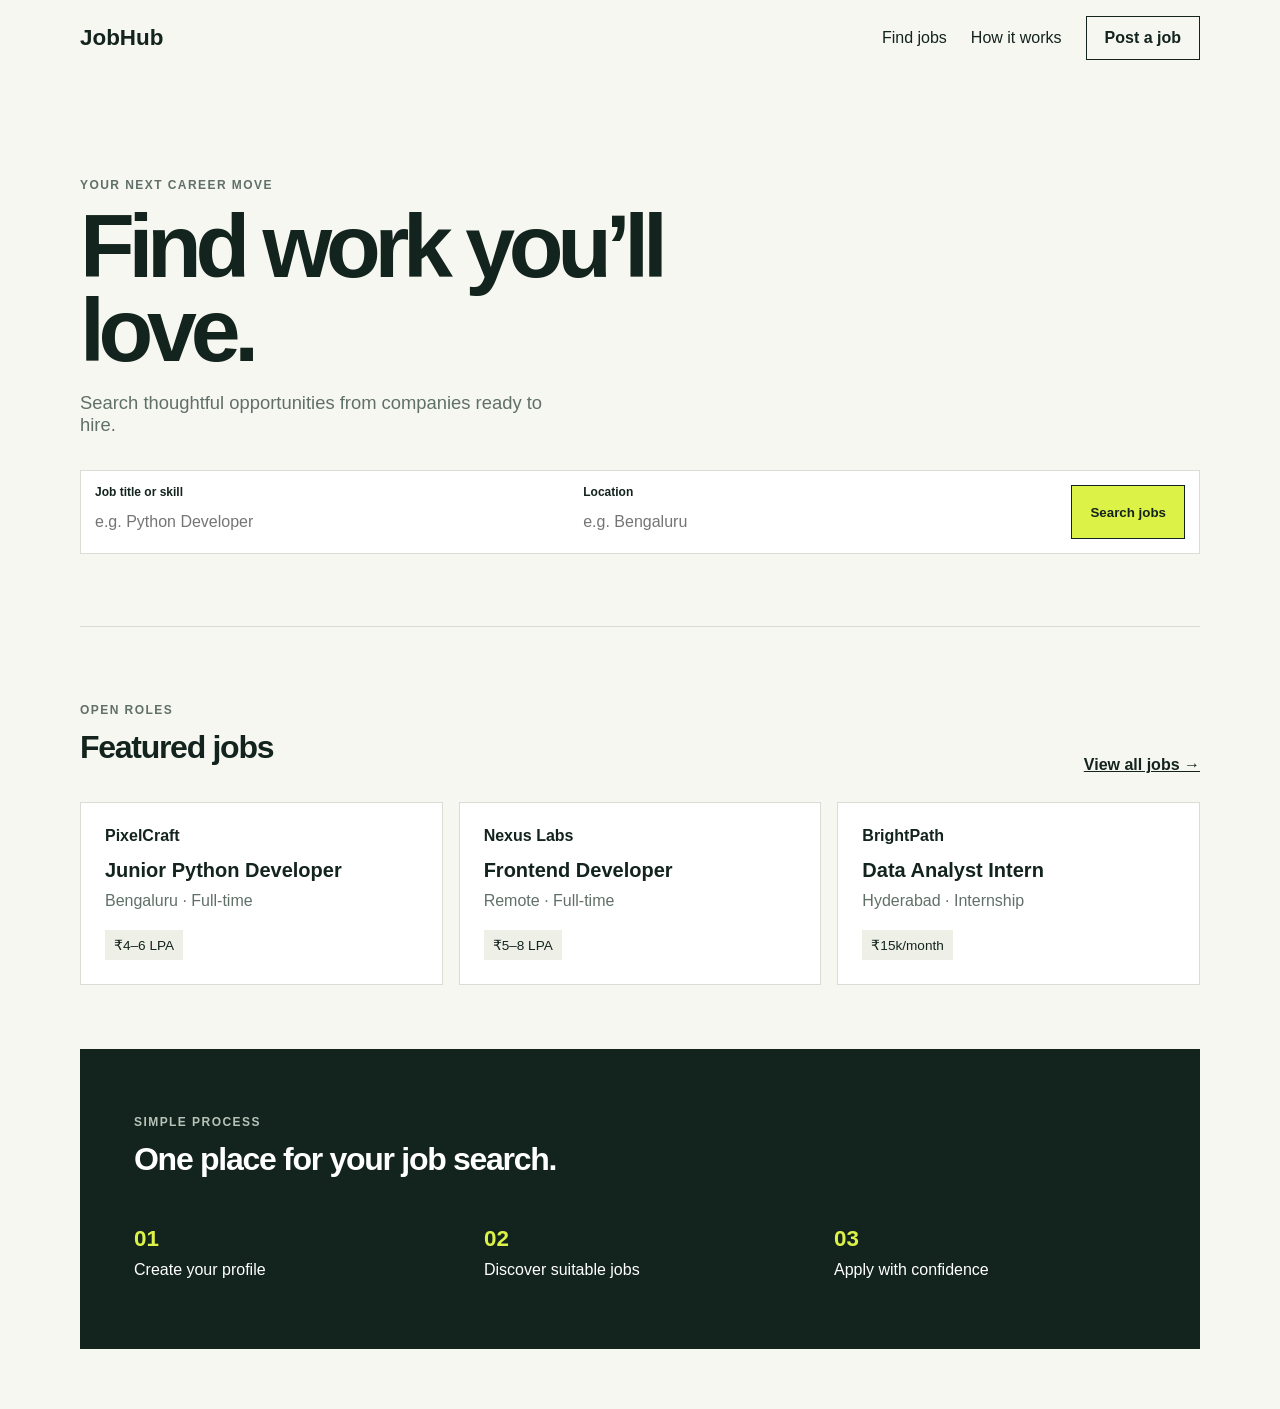
<file: frontend/index.html>
<!DOCTYPE html>
<html lang="en">
  <head>
    <meta charset="UTF-8" />
    <meta name="viewport" content="width=device-width, initial-scale=1.0" />
    <title>JobHub | Find your next opportunity</title>
    <link rel="stylesheet" href="styles.css" />
  </head>
  <body>
    <header class="site-header">
      <a class="logo" href="#top">JobHub</a>
      <nav aria-label="Main navigation">
        <a href="#jobs">Find jobs</a>
        <a href="#how-it-works">How it works</a>
        <a class="button button-outline" href="#jobs">Post a job</a>
      </nav>
    </header>

    <main id="top">
      <section class="hero">
        <p class="eyebrow">YOUR NEXT CAREER MOVE</p>
        <h1>Find work you’ll love.</h1>
        <p class="hero-copy">Search thoughtful opportunities from companies ready to hire.</p>
        <form class="search-form">
          <label>
            <span>Job title or skill</span>
            <input type="text" placeholder="e.g. Python Developer" />
          </label>
          <label>
            <span>Location</span>
            <input type="text" placeholder="e.g. Bengaluru" />
          </label>
          <button class="button" type="submit">Search jobs</button>
        </form>
      </section>

      <section class="jobs-section" id="jobs">
        <div class="section-heading">
          <div>
            <p class="eyebrow">OPEN ROLES</p>
            <h2>Featured jobs</h2>
          </div>
          <a href="#jobs">View all jobs →</a>
        </div>

        <div class="job-grid">
          <a class="job-card" href="job-details.html">
            <p class="company">PixelCraft</p>
            <h3>Junior Python Developer</h3>
            <p>Bengaluru · Full-time</p>
            <span>₹4–6 LPA</span>
          </a>
          <a class="job-card" href="job-details-2.html">
            <p class="company">Nexus Labs</p>
            <h3>Frontend Developer</h3>
            <p>Remote · Full-time</p>
            <span>₹5–8 LPA</span>
          </a>
          <a class="job-card" href="job-details-3.html">
            <p class="company">BrightPath</p>
            <h3>Data Analyst Intern</h3>
            <p>Hyderabad · Internship</p>
            <span>₹15k/month</span>
          </a>
        </div>
      </section>

      <section class="how-it-works" id="how-it-works">
        <p class="eyebrow">SIMPLE PROCESS</p>
        <h2>One place for your job search.</h2>
        <div class="steps">
          <p><strong>01</strong> Create your profile</p>
          <p><strong>02</strong> Discover suitable jobs</p>
          <p><strong>03</strong> Apply with confidence</p>
        </div>
      </section>
    </main>
  </body>
</html>
</file>
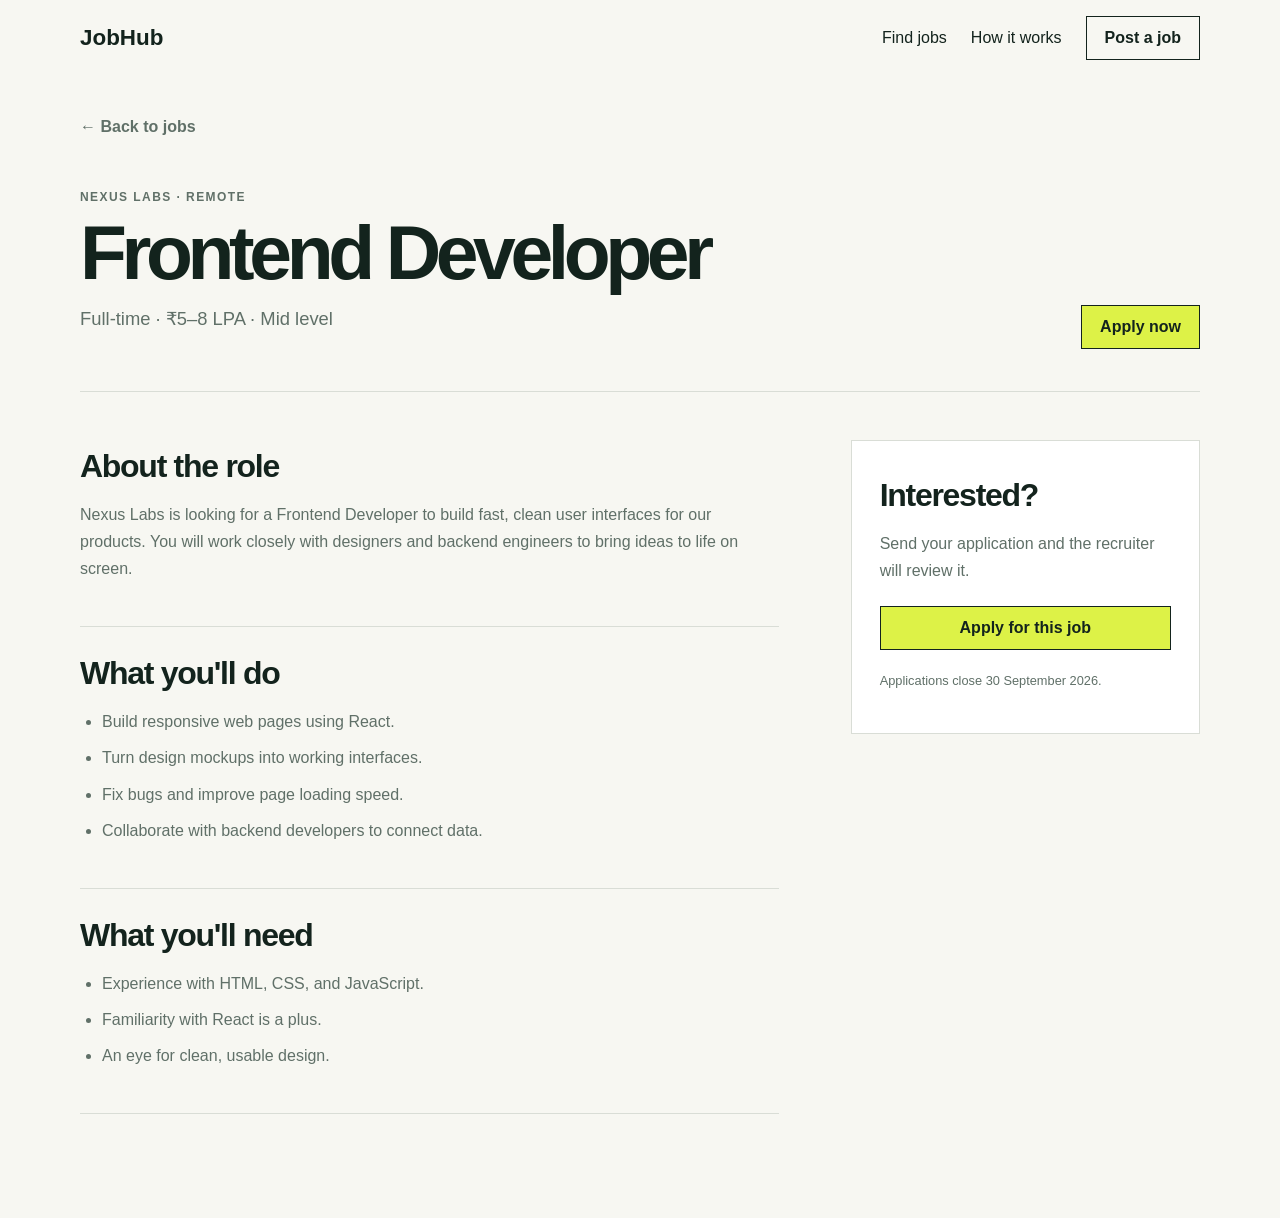
<file: frontend/job-details-2.html>
<!DOCTYPE html>
<html lang="en">
  <head>
    <meta charset="UTF-8" />
    <meta name="viewport" content="width=device-width, initial-scale=1.0" />
    <title>Frontend Developer | JobHub</title>
    <link rel="stylesheet" href="styles.css" />
  </head>
  <body>
    <header class="site-header">
      <a class="logo" href="index.html">JobHub</a>
      <nav aria-label="Main navigation">
        <a href="index.html#jobs">Find jobs</a>
        <a href="index.html#how-it-works">How it works</a>
        <a class="button button-outline" href="#apply">Post a job</a>
      </nav>
    </header>

    <main class="job-details-page">
      <a class="back-link" href="index.html">← Back to jobs</a>

      <section class="job-details-hero">
        <div>
          <p class="eyebrow">NEXUS LABS · REMOTE</p>
          <h1>Frontend Developer</h1>
          <p class="hero-copy">Full-time · ₹5–8 LPA · Mid level</p>
        </div>
        <a class="button" href="#apply">Apply now</a>
      </section>

      <div class="details-layout">
        <article class="details-content">
          <section>
            <h2>About the role</h2>
            <p>Nexus Labs is looking for a Frontend Developer to build fast, clean user interfaces for our products. You will work closely with designers and backend engineers to bring ideas to life on screen.</p>
          </section>
          <section>
            <h2>What you'll do</h2>
            <ul>
              <li>Build responsive web pages using React.</li>
              <li>Turn design mockups into working interfaces.</li>
              <li>Fix bugs and improve page loading speed.</li>
              <li>Collaborate with backend developers to connect data.</li>
            </ul>
          </section>
          <section>
            <h2>What you'll need</h2>
            <ul>
              <li>Experience with HTML, CSS, and JavaScript.</li>
              <li>Familiarity with React is a plus.</li>
              <li>An eye for clean, usable design.</li>
            </ul>
          </section>
        </article>

        <aside class="apply-card" id="apply">
          <h2>Interested?</h2>
          <p>Send your application and the recruiter will review it.</p>
          <a class="button" href="mailto:careers@nexuslabs.example">Apply for this job</a>
          <p class="small-text">Applications close 30 September 2026.</p>
        </aside>
      </div>
    </main>
  </body>
</html>
</file>
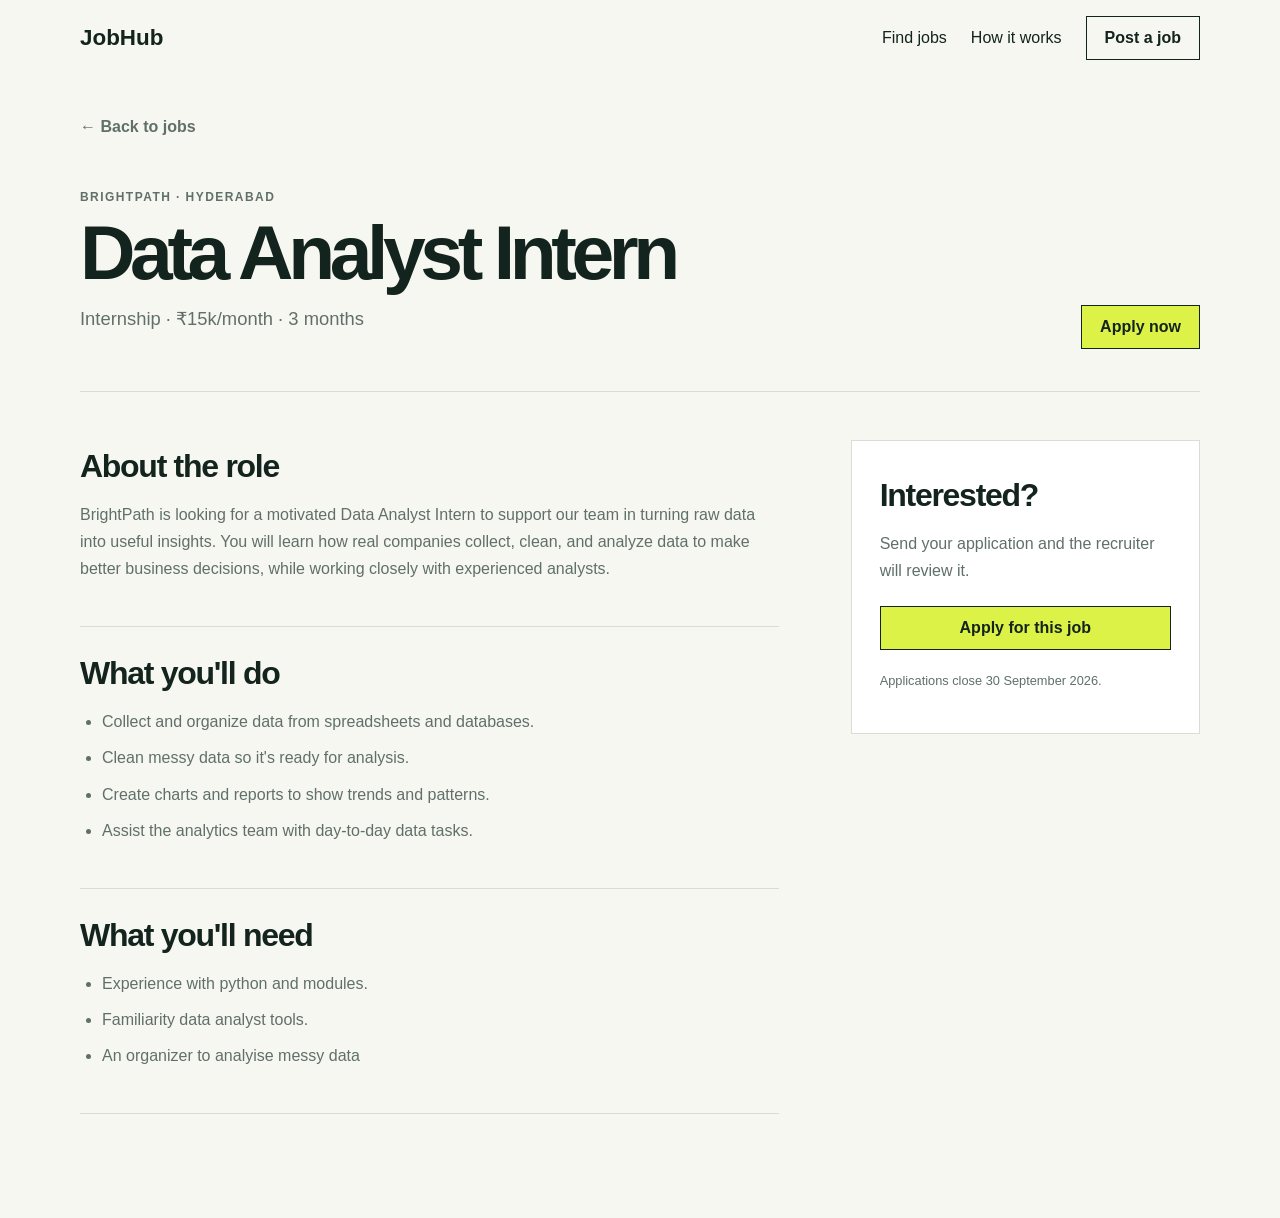
<file: frontend/job-details-3.html>
<!DOCTYPE html>
<html lang="en">
  <head>
    <meta charset="UTF-8" />
    <meta name="viewport" content="width=device-width, initial-scale=1.0" />
    <title>Data Analyst Intern | JobHub</title>
    <link rel="stylesheet" href="styles.css" />
  </head>
  <body>
    <header class="site-header">
      <a class="logo" href="index.html">JobHub</a>
      <nav aria-label="Main navigation">
        <a href="index.html#jobs">Find jobs</a>
        <a href="index.html#how-it-works">How it works</a>
        <a class="button button-outline" href="#apply">Post a job</a>
      </nav>
    </header>

    <main class="job-details-page">
      <a class="back-link" href="index.html">← Back to jobs</a>

      <section class="job-details-hero">
        <div>
          <p class="eyebrow">BRIGHTPATH · HYDERABAD</p>
          <h1>Data Analyst Intern</h1>
          <p class="hero-copy">Internship · ₹15k/month · 3 months</p>
        </div>
        <a class="button" href="#apply">Apply now</a>
      </section>

      <div class="details-layout">
        <article class="details-content">
          <section>
            <h2>About the role</h2>
            <p>BrightPath is looking for a motivated Data Analyst Intern to support our team in turning raw data into useful insights. You will learn how real companies collect, clean, and analyze data to make better business decisions, while working closely with experienced analysts.</p>
          </section>
          <section>
            <h2>What you'll do</h2>
            <ul>
              <li>Collect and organize data from spreadsheets and databases.</li>
              <li>Clean messy data so it's ready for analysis.</li>
              <li>Create charts and reports to show trends and patterns.</li>
              <li>Assist the analytics team with day-to-day data tasks.</li>
            </ul>
          </section>
          <section>
            <h2>What you'll need</h2>
            <ul>
              <li>Experience with python and modules.</li>
              <li>Familiarity data analyst tools.</li>
              <li>An organizer to analyise messy data</li>
            </ul>
          </section>
        </article>

        <aside class="apply-card" id="apply">
          <h2>Interested?</h2>
          <p>Send your application and the recruiter will review it.</p>
          <a class="button" href="mailto:careers@brightath.example">Apply for this job</a>
          <p class="small-text">Applications close 30 September 2026.</p>
        </aside>
      </div>
    </main>
  </body>
</html>
</file>
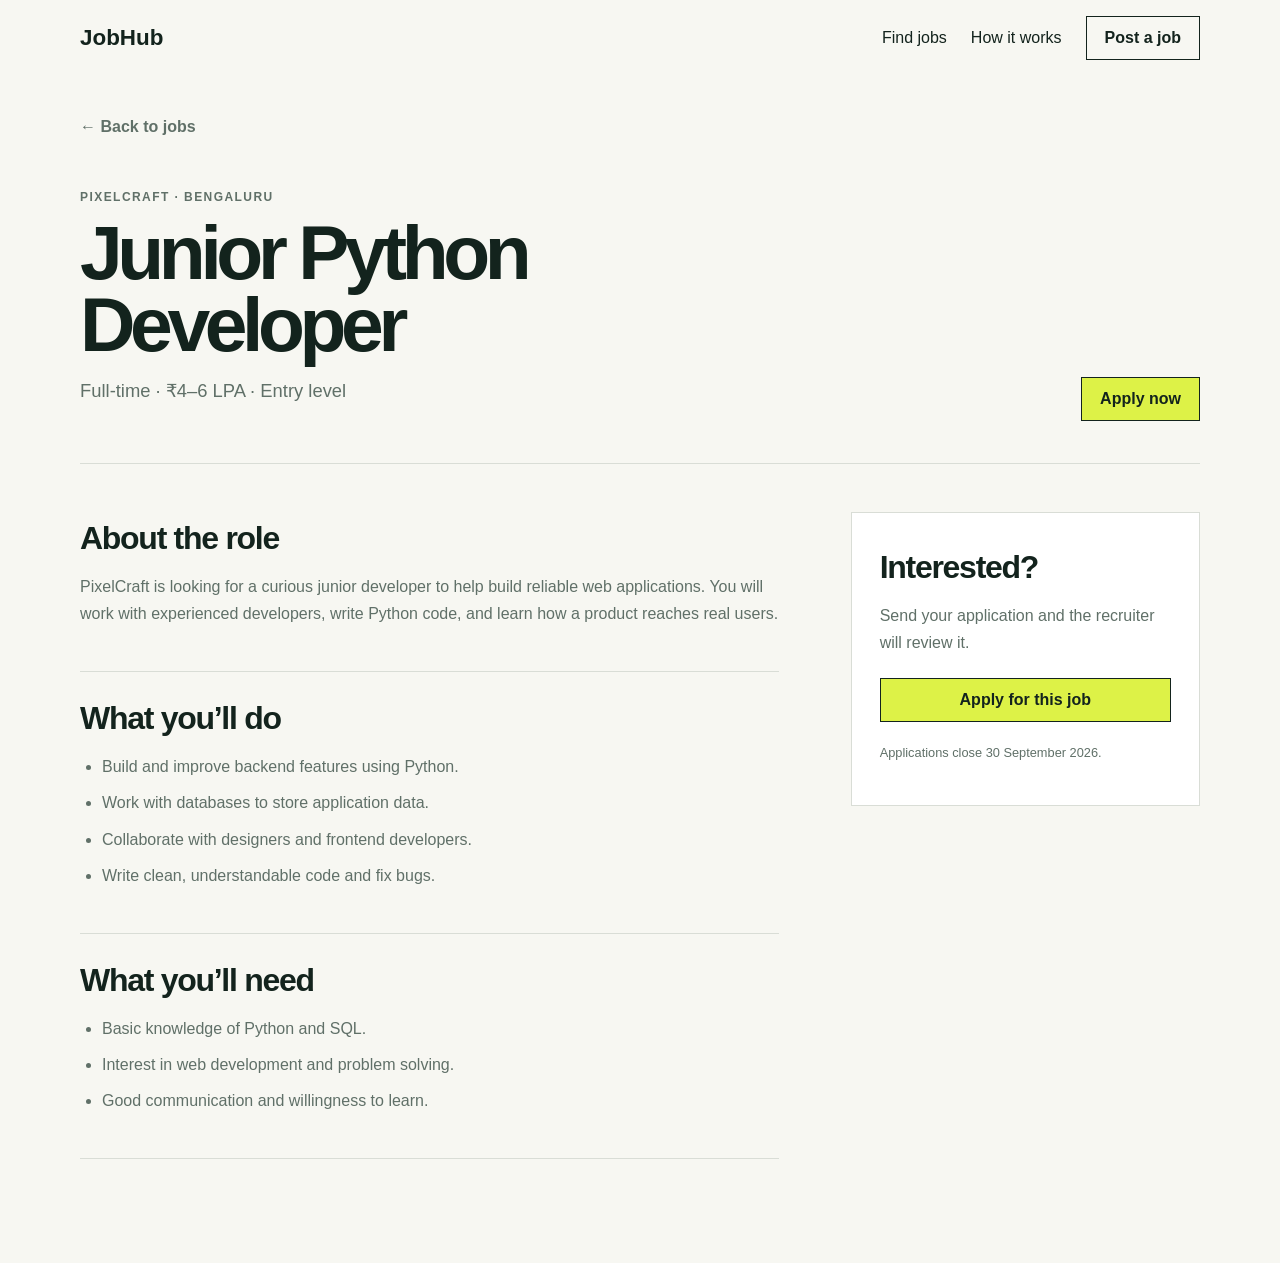
<file: frontend/job-details.html>
<!DOCTYPE html>
<html lang="en">
  <head>
    <meta charset="UTF-8" />
    <meta name="viewport" content="width=device-width, initial-scale=1.0" />
    <title>Junior Python Developer | JobHub</title>
    <link rel="stylesheet" href="styles.css" />
  </head>
  <body>
    <header class="site-header">
      <a class="logo" href="index.html">JobHub</a>
      <nav aria-label="Main navigation">
        <a href="index.html#jobs">Find jobs</a>
        <a href="index.html#how-it-works">How it works</a>
        <a class="button button-outline" href="#apply">Post a job</a>
      </nav>
    </header>

    <main class="job-details-page">
      <a class="back-link" href="index.html">← Back to jobs</a>

      <section class="job-details-hero">
        <div>
          <p class="eyebrow">PIXELCRAFT · BENGALURU</p>
          <h1>Junior Python Developer</h1>
          <p class="hero-copy">Full-time · ₹4–6 LPA · Entry level</p>
        </div>
        <a class="button" href="#apply">Apply now</a>
      </section>

      <div class="details-layout">
        <article class="details-content">
          <section>
            <h2>About the role</h2>
            <p>PixelCraft is looking for a curious junior developer to help build reliable web applications. You will work with experienced developers, write Python code, and learn how a product reaches real users.</p>
          </section>
          <section>
            <h2>What you’ll do</h2>
            <ul>
              <li>Build and improve backend features using Python.</li>
              <li>Work with databases to store application data.</li>
              <li>Collaborate with designers and frontend developers.</li>
              <li>Write clean, understandable code and fix bugs.</li>
            </ul>
          </section>
          <section>
            <h2>What you’ll need</h2>
            <ul>
              <li>Basic knowledge of Python and SQL.</li>
              <li>Interest in web development and problem solving.</li>
              <li>Good communication and willingness to learn.</li>
            </ul>
          </section>
        </article>

        <aside class="apply-card" id="apply">
          <h2>Interested?</h2>
          <p>Send your application and the recruiter will review it.</p>
          <a class="button" href="mailto:careers@pixelcraft.example">Apply for this job</a>
          <p class="small-text">Applications close 30 September 2026.</p>
        </aside>
      </div>
    </main>
  </body>
</html>
</file>
<file: frontend/styles.css>
:root {
  --ink: #13231d;
  --muted: #607068;
  --paper: #f7f7f2;
  --accent: #ddf247;
  --line: #d9ddd6;
}

* { box-sizing: border-box; }

body {
  margin: 0;
  background: var(--paper);
  color: var(--ink);
  font-family: Arial, sans-serif;
}

.site-header, main { max-width: 1120px; margin: auto; }

.site-header {
  align-items: center;
  display: flex;
  justify-content: space-between;
  min-height: 76px;
}

.logo { color: var(--ink); font-size: 1.4rem; font-weight: 800; text-decoration: none; }
nav { align-items: center; display: flex; gap: 24px; }
nav a { color: var(--ink); text-decoration: none; }

.hero { padding: 90px 0 72px; }
.eyebrow { color: var(--muted); font-size: .75rem; font-weight: 700; letter-spacing: .12em; }
h1 { font-size: clamp(3rem, 7vw, 5.8rem); letter-spacing: -.07em; line-height: .94; margin: 10px 0 20px; max-width: 700px; }
h2 { font-size: 2rem; letter-spacing: -.04em; margin: 8px 0; }
h3 { font-size: 1.25rem; margin: 14px 0 10px; }
.hero-copy { color: var(--muted); font-size: 1.15rem; max-width: 490px; }

.search-form { background: white; border: 1px solid var(--line); display: flex; gap: 12px; margin-top: 34px; padding: 14px; }
label { flex: 1; }
label span { display: block; font-size: .75rem; font-weight: 700; margin-bottom: 6px; }
input { border: 0; font-size: 1rem; outline: 0; padding: 8px 0; width: 100%; }
.button { background: var(--accent); border: 1px solid var(--ink); color: var(--ink); cursor: pointer; font-weight: 700; padding: 12px 18px; text-decoration: none; }
.button-outline { background: transparent; }

.jobs-section { border-top: 1px solid var(--line); padding: 64px 0; }
.section-heading { align-items: end; display: flex; justify-content: space-between; }
.section-heading a { color: var(--ink); font-weight: 700; }
.job-grid { display: grid; gap: 16px; grid-template-columns: repeat(3, 1fr); margin-top: 28px; }
.job-card { background: white; border: 1px solid var(--line); color: var(--ink); padding: 24px; text-decoration: none; }
.job-card p { color: var(--muted); margin: 0; }
.job-card .company { color: var(--ink); font-weight: 700; }
.job-card span { background: #eef0e8; display: inline-block; font-size: .85rem; margin-top: 20px; padding: 7px 9px; }
.how-it-works { background: var(--ink); color: white; margin-bottom: 60px; padding: 54px; }
.how-it-works .eyebrow { color: #b6c3b9; }
.steps { display: flex; gap: 38px; margin-top: 32px; }
.steps p { flex: 1; }
.steps strong { color: var(--accent); display: block; font-size: 1.4rem; margin-bottom: 9px; }

.job-details-page { padding: 42px 0 76px; }
.back-link { color: var(--muted); font-weight: 700; text-decoration: none; }
.job-details-hero { align-items: end; border-bottom: 1px solid var(--line); display: flex; justify-content: space-between; padding: 42px 0; }
.job-details-hero h1 { font-size: clamp(2.8rem, 6vw, 4.8rem); }
.details-layout { align-items: start; display: grid; gap: 72px; grid-template-columns: minmax(0, 2fr) minmax(260px, 1fr); padding-top: 48px; }
.details-content section { border-bottom: 1px solid var(--line); padding: 0 0 28px; margin-bottom: 28px; }
.details-content p, .details-content li, .apply-card p { color: var(--muted); line-height: 1.7; }
.details-content ul { padding-left: 22px; }
.details-content li { margin-bottom: 9px; }
.apply-card { background: white; border: 1px solid var(--line); padding: 28px; position: sticky; top: 20px; }
.apply-card .button { display: block; margin-top: 22px; text-align: center; }
.small-text { font-size: .8rem; margin-top: 20px; }

@media (max-width: 720px) {
  .site-header, main { margin: 0 20px; }
  nav a:not(.button) { display: none; }
  .hero { padding: 64px 0 48px; }
  .search-form, .steps { flex-direction: column; }
  .job-grid { grid-template-columns: 1fr; }
  .how-it-works { margin: 0 0 35px; padding: 30px; }
  .job-details-hero { align-items: start; flex-direction: column; gap: 24px; }
  .details-layout { gap: 26px; grid-template-columns: 1fr; }
  .apply-card { position: static; }
}
</file>
